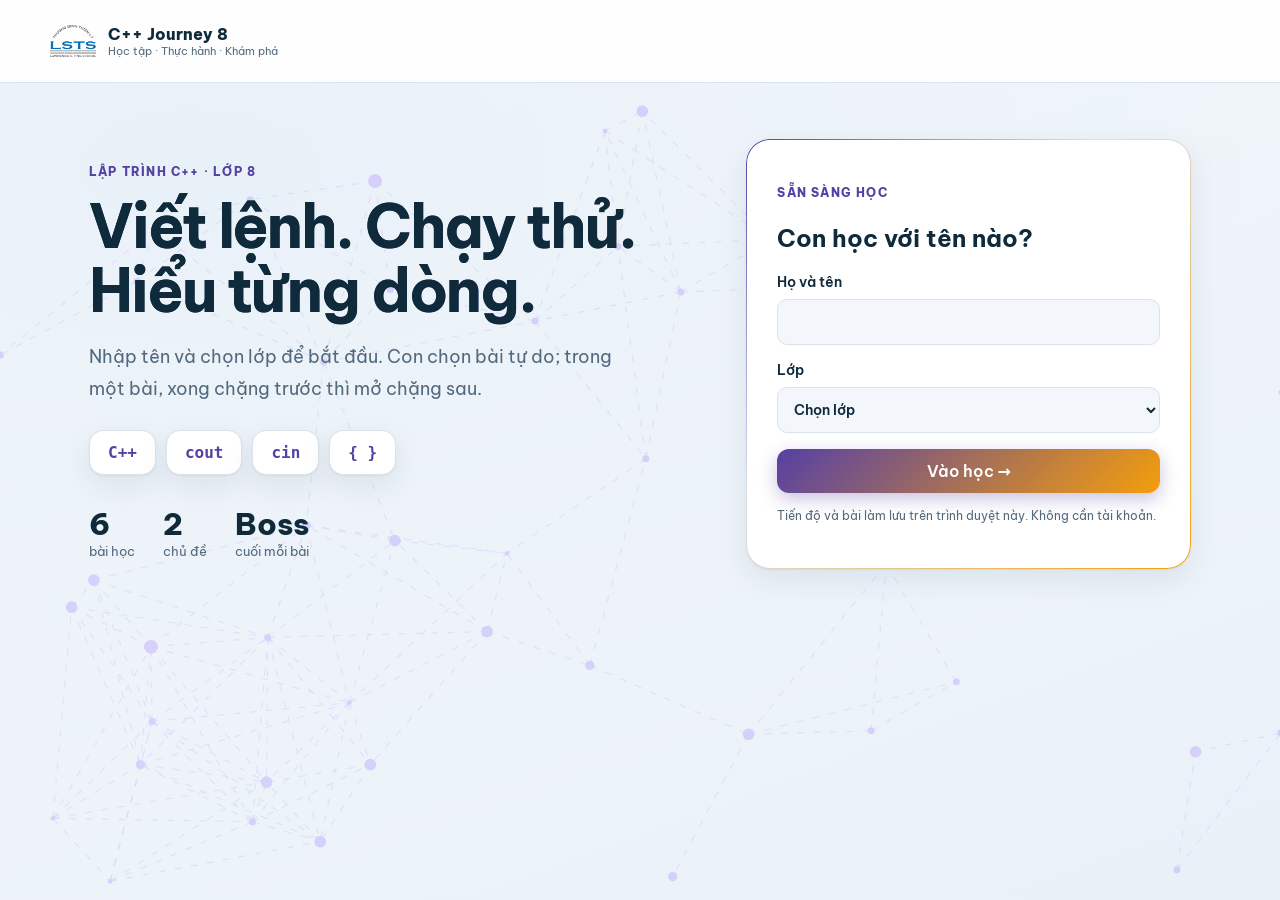
<file: index.html>
<!doctype html><html lang="vi"><head><meta charset="utf-8"><meta name="viewport" content="width=device-width,initial-scale=1"><meta name="theme-color" content="#5640a5"><title>C++ Journey 8</title><link rel="stylesheet" href="./shared/shell.css?v=061ca3f1c88c"><link rel="stylesheet" href="./shared/lab.css?v=061ca3f1c88c"><script src="./shared/lab-shell.js?v=061ca3f1c88c"></script></head><body><div id="app"></div><script src="./course.js?v=061ca3f1c88c"></script><script>window.STANDALONE={...COURSE_CONFIG,base:"./"};</script><script src="./shared/store.js?v=061ca3f1c88c"></script><script src="./shared/shell.js?v=061ca3f1c88c"></script></body></html>
</file>
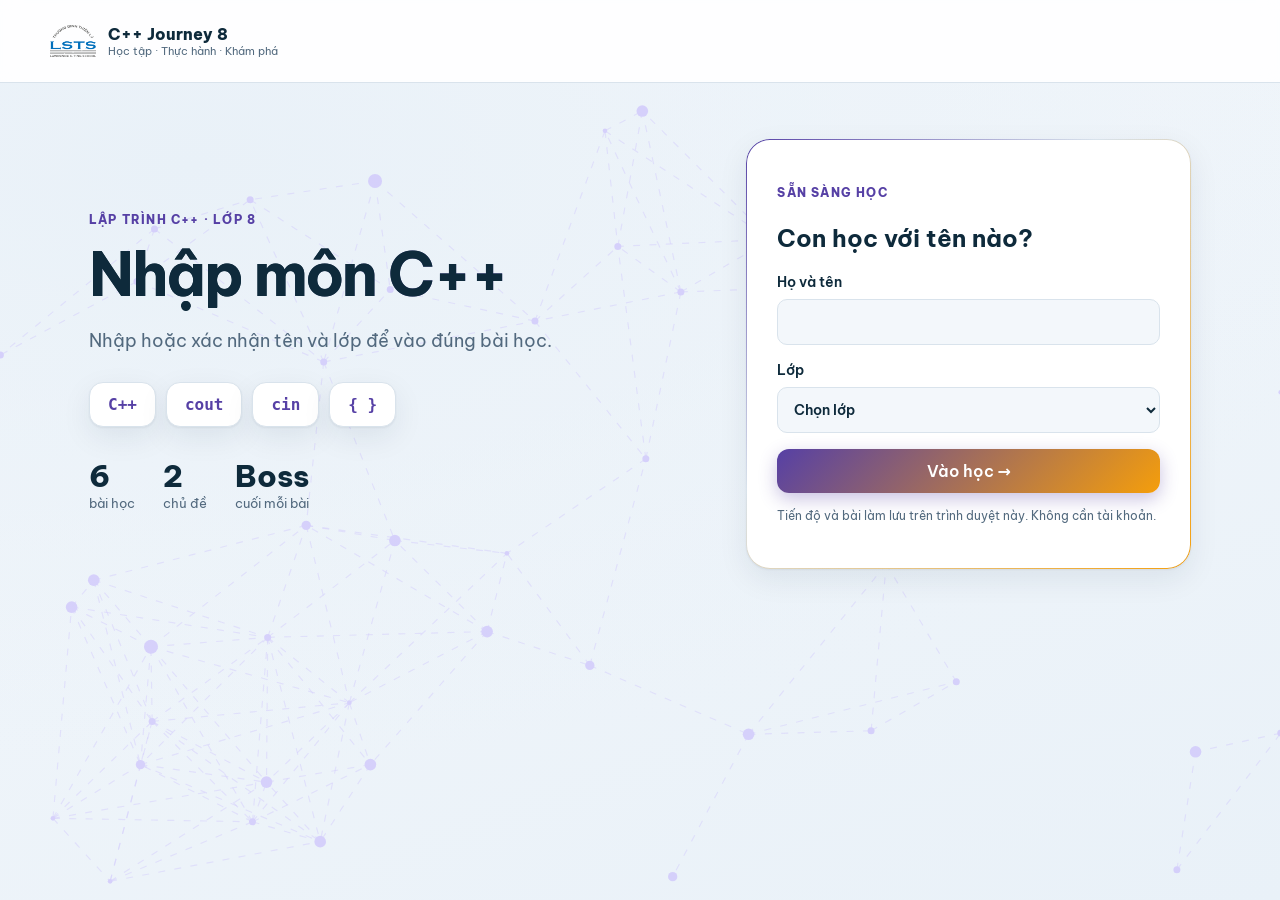
<file: bai01/index.html>
<!doctype html><html lang="vi"><head><meta charset="utf-8"><meta name="viewport" content="width=device-width,initial-scale=1"><meta name="theme-color" content="#5640a5"><title>C++ Journey 8</title><link rel="stylesheet" href="../shared/shell.css?v=061ca3f1c88c"><link rel="stylesheet" href="../shared/lab.css?v=061ca3f1c88c"><script src="../shared/lab-shell.js?v=061ca3f1c88c"></script></head><body><div id="app"></div><script src="../course.js?v=061ca3f1c88c"></script><script>window.STANDALONE={...COURSE_CONFIG,base:"../",entry:"bai01"};</script><script src="../shared/store.js?v=061ca3f1c88c"></script><script src="../shared/shell.js?v=061ca3f1c88c"></script></body></html>
</file>
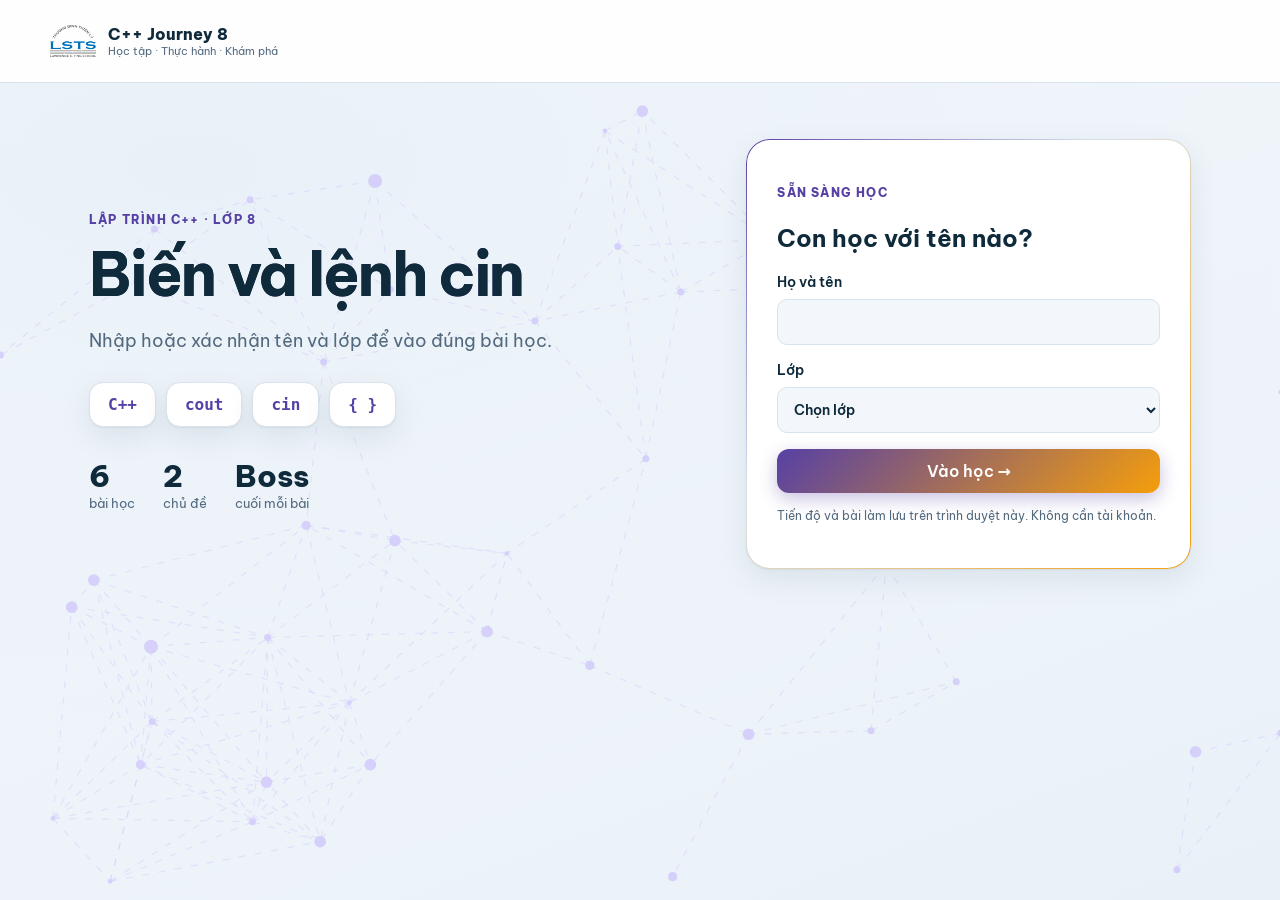
<file: bai02/index.html>
<!doctype html><html lang="vi"><head><meta charset="utf-8"><meta name="viewport" content="width=device-width,initial-scale=1"><meta name="theme-color" content="#5640a5"><title>C++ Journey 8</title><link rel="stylesheet" href="../shared/shell.css?v=061ca3f1c88c"><link rel="stylesheet" href="../shared/lab.css?v=061ca3f1c88c"><script src="../shared/lab-shell.js?v=061ca3f1c88c"></script></head><body><div id="app"></div><script src="../course.js?v=061ca3f1c88c"></script><script>window.STANDALONE={...COURSE_CONFIG,base:"../",entry:"bai02"};</script><script src="../shared/store.js?v=061ca3f1c88c"></script><script src="../shared/shell.js?v=061ca3f1c88c"></script></body></html>
</file>
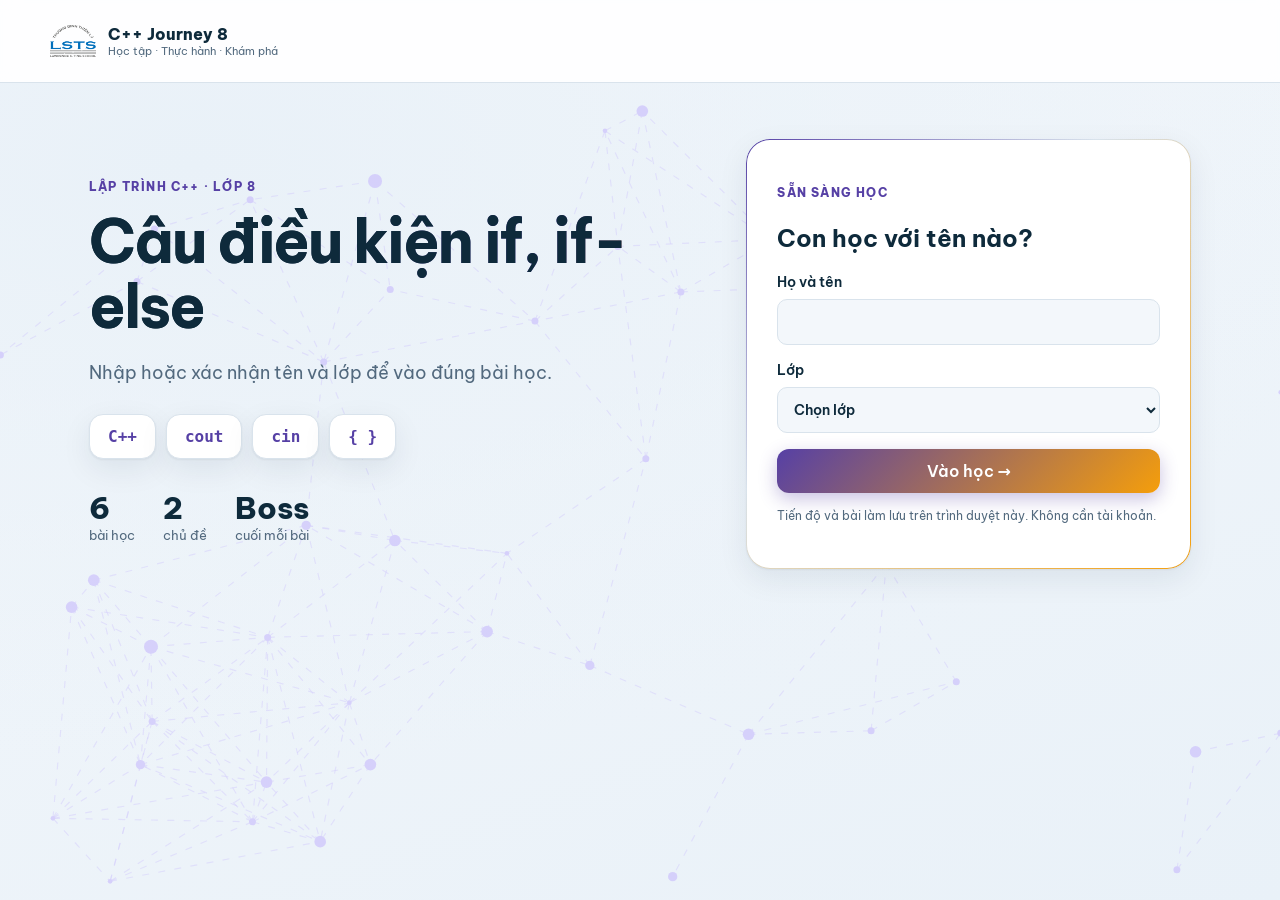
<file: bai03/index.html>
<!doctype html><html lang="vi"><head><meta charset="utf-8"><meta name="viewport" content="width=device-width,initial-scale=1"><meta name="theme-color" content="#5640a5"><title>C++ Journey 8</title><link rel="stylesheet" href="../shared/shell.css?v=061ca3f1c88c"><link rel="stylesheet" href="../shared/lab.css?v=061ca3f1c88c"><script src="../shared/lab-shell.js?v=061ca3f1c88c"></script></head><body><div id="app"></div><script src="../course.js?v=061ca3f1c88c"></script><script>window.STANDALONE={...COURSE_CONFIG,base:"../",entry:"bai03"};</script><script src="../shared/store.js?v=061ca3f1c88c"></script><script src="../shared/shell.js?v=061ca3f1c88c"></script></body></html>
</file>
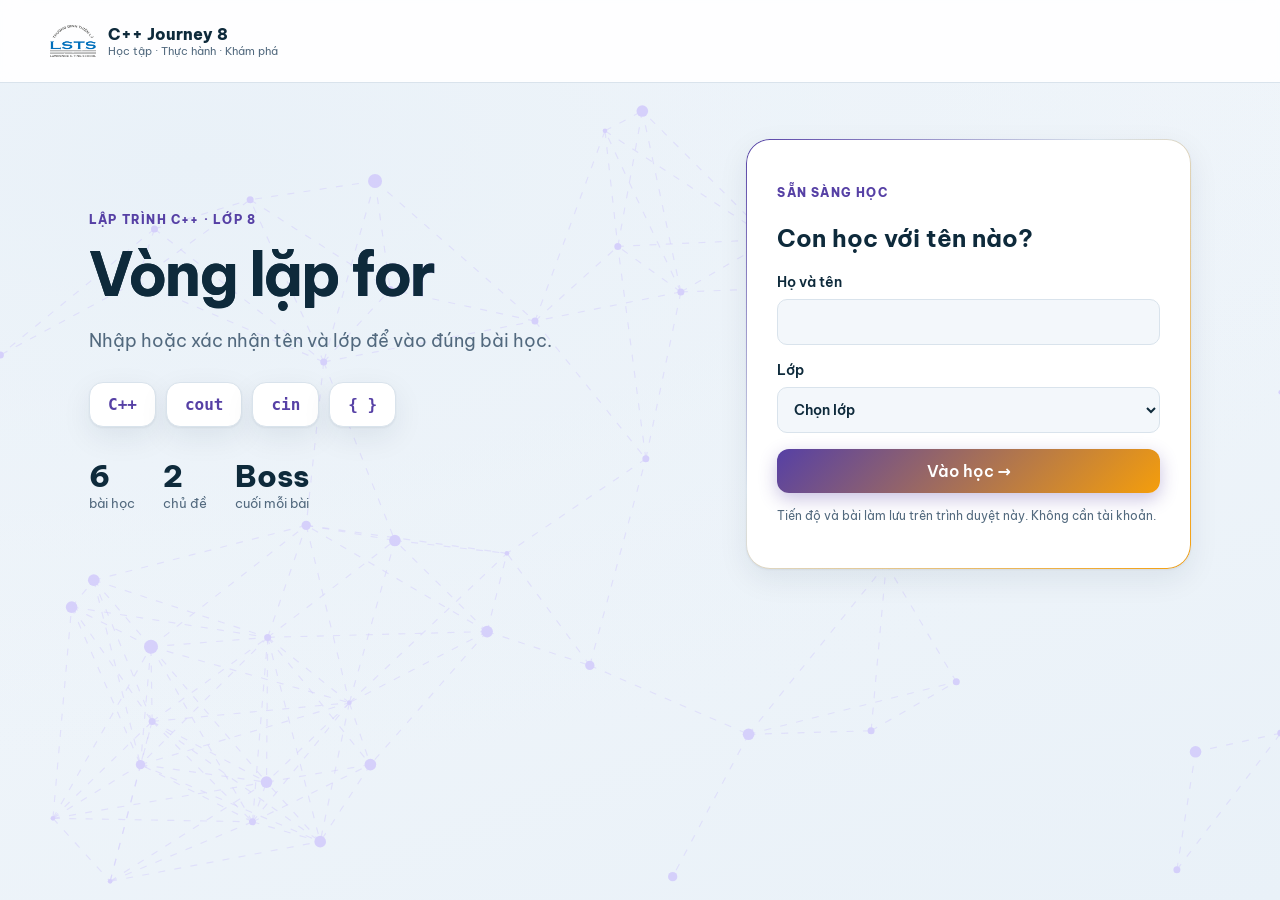
<file: bai04/index.html>
<!doctype html><html lang="vi"><head><meta charset="utf-8"><meta name="viewport" content="width=device-width,initial-scale=1"><meta name="theme-color" content="#5640a5"><title>C++ Journey 8</title><link rel="stylesheet" href="../shared/shell.css?v=061ca3f1c88c"><link rel="stylesheet" href="../shared/lab.css?v=061ca3f1c88c"><script src="../shared/lab-shell.js?v=061ca3f1c88c"></script></head><body><div id="app"></div><script src="../course.js?v=061ca3f1c88c"></script><script>window.STANDALONE={...COURSE_CONFIG,base:"../",entry:"bai04"};</script><script src="../shared/store.js?v=061ca3f1c88c"></script><script src="../shared/shell.js?v=061ca3f1c88c"></script></body></html>
</file>
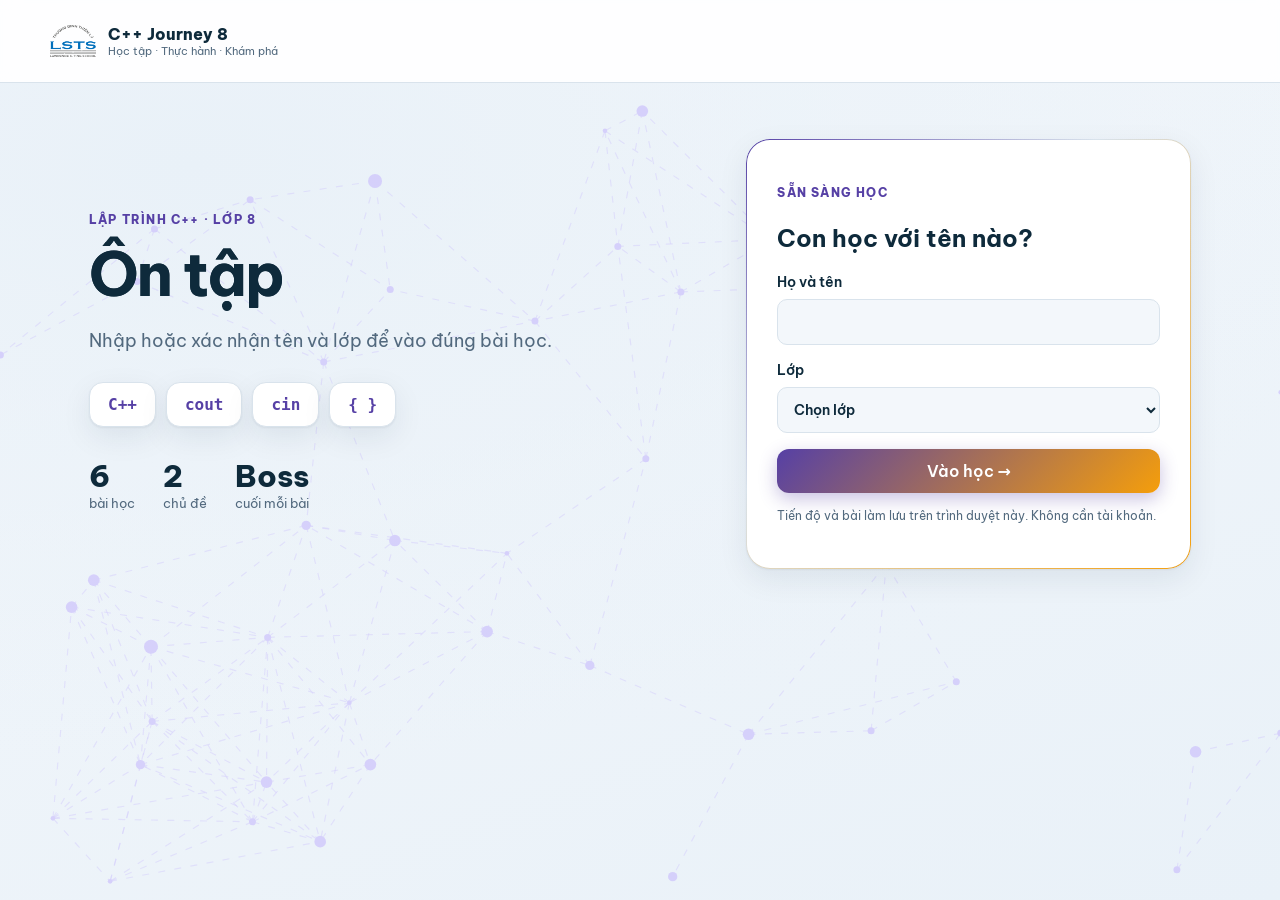
<file: bai05/index.html>
<!doctype html><html lang="vi"><head><meta charset="utf-8"><meta name="viewport" content="width=device-width,initial-scale=1"><meta name="theme-color" content="#5640a5"><title>C++ Journey 8</title><link rel="stylesheet" href="../shared/shell.css?v=061ca3f1c88c"><link rel="stylesheet" href="../shared/lab.css?v=061ca3f1c88c"><script src="../shared/lab-shell.js?v=061ca3f1c88c"></script></head><body><div id="app"></div><script src="../course.js?v=061ca3f1c88c"></script><script>window.STANDALONE={...COURSE_CONFIG,base:"../",entry:"bai05"};</script><script src="../shared/store.js?v=061ca3f1c88c"></script><script src="../shared/shell.js?v=061ca3f1c88c"></script></body></html>
</file>
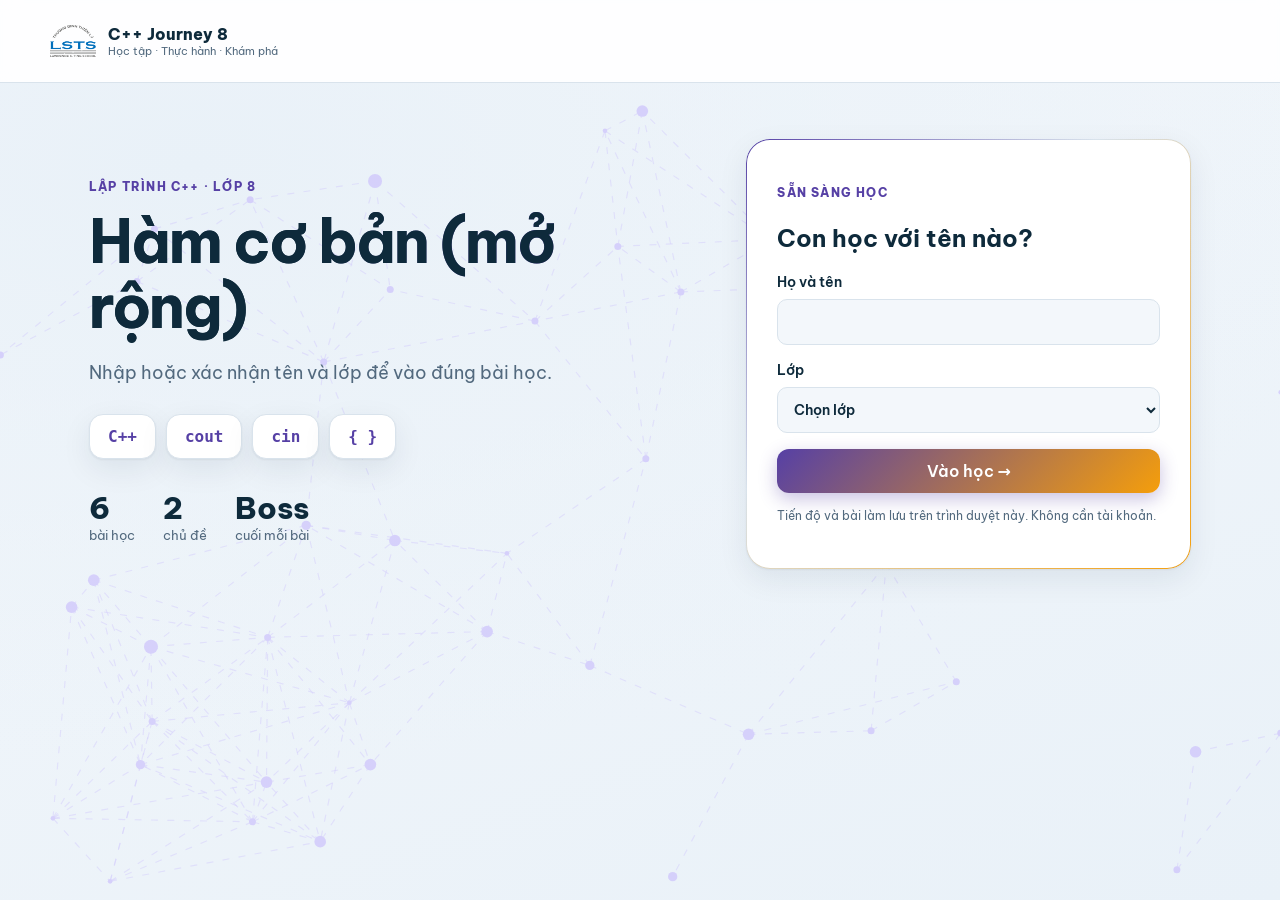
<file: bai06/index.html>
<!doctype html><html lang="vi"><head><meta charset="utf-8"><meta name="viewport" content="width=device-width,initial-scale=1"><meta name="theme-color" content="#5640a5"><title>C++ Journey 8</title><link rel="stylesheet" href="../shared/shell.css?v=061ca3f1c88c"><link rel="stylesheet" href="../shared/lab.css?v=061ca3f1c88c"><script src="../shared/lab-shell.js?v=061ca3f1c88c"></script></head><body><div id="app"></div><script src="../course.js?v=061ca3f1c88c"></script><script>window.STANDALONE={...COURSE_CONFIG,base:"../",entry:"bai06"};</script><script src="../shared/store.js?v=061ca3f1c88c"></script><script src="../shared/shell.js?v=061ca3f1c88c"></script></body></html>
</file>
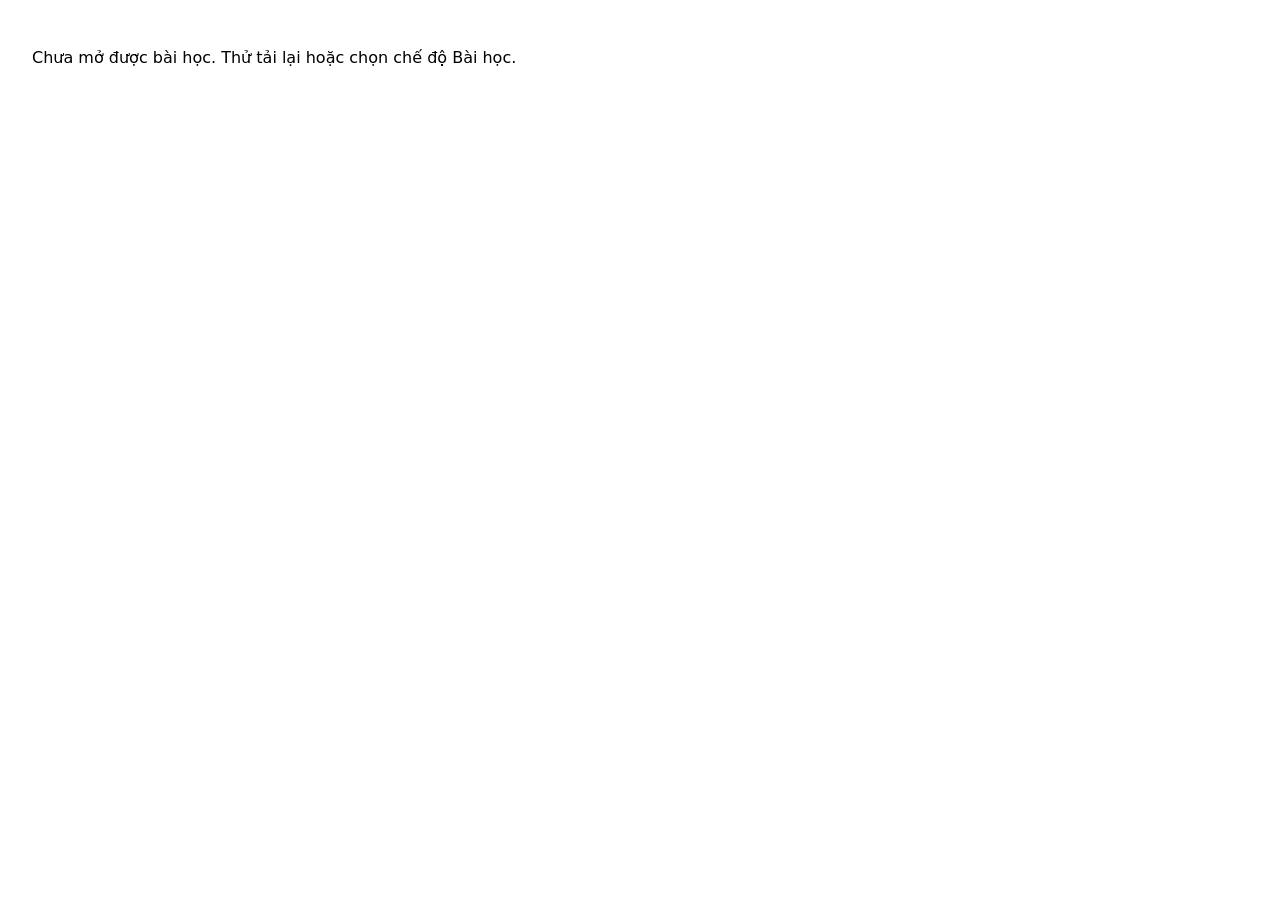
<file: runtime/lesson.html>
<!doctype html><html lang="vi"><head><meta charset="utf-8"><meta name="viewport" content="width=device-width,initial-scale=1"><title>Bài học</title></head><body><p>Đang mở bài…</p><script src="config.js?v=061ca3f1c88c"></script><script src="store.js?v=061ca3f1c88c"></script><script src="local-runtime.js?v=20261018-tasks-1"></script><script src="boot.js?v=20261018-tasks-1"></script></body></html>
</file>
<file: shared/shell.css>
@import url('https://fonts.googleapis.com/css2?family=Be+Vietnam+Pro:wght@400;500;600;700;800&display=swap');
:root{font-family:'Be Vietnam Pro',system-ui,sans-serif;color:#17324b;background:#f3f6fa;--accent:#087d78;--wash:#e8f5f2}*{box-sizing:border-box}body{margin:0}button,input,select{font:inherit}button,a{touch-action:manipulation}button{cursor:pointer}button:disabled{opacity:.6;cursor:wait}button:focus-visible,a:focus-visible,input:focus-visible,select:focus-visible{outline:3px solid #d97706;outline-offset:3px}a{color:var(--accent);text-decoration:none}button,.button{display:inline-flex;align-items:center;justify-content:center;gap:8px;border:1px solid #c9d7e3;background:white;color:#17324b;border-radius:10px;min-height:44px;padding:10px 15px;font-weight:600}.primary{background:var(--accent);color:#fff;border-color:var(--accent)}.brand{display:flex;align-items:center;gap:12px;font-weight:800}.brand img{width:46px;height:46px;object-fit:contain}.brand small{display:block;font-size:11px;font-weight:400;color:#52697e}.header{display:flex;justify-content:space-between;align-items:center;gap:16px;padding:18px max(22px,calc((100vw - 1180px)/2));background:#fff;border-bottom:1px solid #dae3eb}.actions{display:flex;align-items:center;gap:8px;flex-wrap:wrap}.container{max-width:1180px;padding:30px 22px 70px;margin:auto}h1{font-size:clamp(28px,4vw,44px);line-height:1.25;letter-spacing:-.04em}p{line-height:1.75;color:#52697e}.eyebrow{font-size:12px;letter-spacing:.1em;text-transform:uppercase;color:var(--accent);font-weight:800}.welcome{display:grid;grid-template-columns:1fr 1fr;gap:50px;align-items:center;max-width:1050px;min-height:70vh;margin:auto}.welcome h1{max-width:530px}.intro-symbols{display:flex;gap:12px;margin-top:30px}.intro-symbols span{display:grid;place-items:center;padding:18px;border-radius:14px;background:var(--wash);color:var(--accent);font-weight:800}.panel{background:white;border:1px solid #d8e2eb;border-radius:20px;padding:28px}.field{display:block;margin:16px 0;font-size:14px;font-weight:600}.field input,.field select{display:block;width:100%;min-height:46px;margin-top:8px;border:1px solid #99adc0;background:white;padding:10px 12px;border-radius:9px;color:#17324b}.hint{font-size:12px}.notice{border:1px solid #b9dacf;background:var(--wash);border-radius:14px;padding:16px 20px;margin:20px 0;font-size:14px;line-height:1.6}.error{background:#fff0ed;color:#9f3028;padding:12px;border-radius:10px}.grid{display:grid;grid-template-columns:repeat(auto-fill,minmax(300px,1fr));gap:18px}.card{display:flex;flex-direction:column;gap:10px;padding:23px;background:white;border:1px solid #d8e2eb;border-radius:18px;color:#17324b}.card:hover{border-color:var(--accent);box-shadow:0 8px 25px #17324b0d}.card h2{font-size:19px;margin:4px 0;line-height:1.45}.card p{font-size:13px;margin:0}.card-bottom{border-top:1px solid #d8e2eb;padding-top:14px;display:flex;justify-content:space-between;font-size:13px}.stats{display:flex;gap:20px;flex-wrap:wrap;margin:20px 0}.stats div{padding:16px 25px;background:white;border:1px solid #d8e2eb;border-radius:14px}.stats b{font-size:26px}.stats small{display:block;color:#52697e}.bar{height:50px;display:flex;align-items:center;justify-content:space-between;gap:8px;background:white;border-bottom:1px solid #d8e2eb;padding:3px 10px}.bar button{padding:5px 9px;font-size:12px}.bar .title{font-size:12px;max-width:44%;white-space:nowrap;overflow:hidden;text-overflow:ellipsis}.bar .status{font-size:11px;color:#52697e}.frame{width:100%;height:calc(100dvh - 50px);display:block;border:0}.tools{position:fixed;top:54px;right:10px;width:min(350px,calc(100vw - 20px));z-index:100;background:white;padding:18px;border:1px solid #c9d7e3;border-radius:14px;box-shadow:0 15px 40px #17324b25}.tools button{width:100%;margin:4px 0;justify-content:flex-start}.tools p{font-size:12px}.footer{padding:25px;text-align:center;font-size:12px;color:#52697e}dialog{border:1px solid #c9d7e3;border-radius:18px;max-width:560px;width:calc(100vw - 30px);padding:25px;max-height:90dvh}dialog::backdrop{background:#112d4266}.hidden{display:none!important}.lesson-page{overflow:hidden}@media(max-width:650px){.welcome{grid-template-columns:1fr;gap:18px;min-height:0}.welcome h1{font-size:29px}.intro-symbols{display:none}.container{padding:24px 16px}.panel{padding:22px}.header{padding:13px 16px}.header .brand{font-size:14px}.grid{grid-template-columns:1fr}.bar .title{display:none}.bar .status{max-width:110px;overflow:hidden;white-space:nowrap;text-overflow:ellipsis}.bar .actions{gap:5px}.stats{gap:8px}.stats div{flex:1;padding:12px}.footer{font-size:11px}}@media(prefers-reduced-motion:reduce){*{scroll-behavior:auto!important;animation:none!important;transition:none!important}}

.bar .actions{flex-wrap:nowrap;flex-shrink:0}.bar button{white-space:nowrap}.bar #back{flex-shrink:0}@media(max-width:650px){.bar .status{display:none}.bar{justify-content:space-between}.bar .actions{gap:6px}}

.resume{display:flex;align-items:center;justify-content:space-between;gap:16px;background:var(--wash);border:1px solid #bdd4d6;border-radius:18px;padding:20px}.resume h2{margin:8px 0;font-size:22px}.resume p{margin:0;font-size:13px}.course-filters{display:grid;grid-template-columns:2fr 1.5fr 1fr 1fr;gap:12px;margin-top:25px}.course-filters label{font-size:12px;font-weight:700}.course-filters input,.course-filters select{display:block;width:100%;font:inherit;min-height:44px;margin-top:7px;padding:10px;border:1px solid #b0c4d2;border-radius:9px;background:white}.card[hidden]{display:none!important}@media(max-width:700px){.course-filters{grid-template-columns:1fr 1fr}.resume{align-items:flex-start;flex-direction:column}.resume .button{width:100%}}

.world-page .bar{display:none}.world-page .frame{height:100dvh}.hope-choice{margin:12px 0}.hope-toggle{font:inherit;padding:10px 12px;border:1px solid #d1aa4d;border-radius:10px;background:#fff6d9;color:#765117;min-height:44px}
</file>
<file: shared/lab.css>
/* Giao diện "lab" (11/10/2026) — trang vào, trang khoá, thanh bài học. Bật bằng html[data-ui=lab].
 * Màu theo khoá: html[data-course=ml-level1] (Data Lab, sáng) · html[data-course=dl-11] (Deep Lab, tối). */
html[data-ui=lab]{
  --lab-bg:#F3F7FB;--lab-bg2:#E9F1F8;--lab-ink:#0E2A3B;--lab-muted:#52697E;--lab-card:#FFFFFF;--lab-line:#D9E3EC;
  --lab-a1:#0D9488;--lab-a2:#2563EB;--lab-a3:#F59E0B;--lab-hero1:#0B3B4A;--lab-hero2:#0E7C74;--lab-glow:rgba(13,148,136,.35);
  --lab-net:#7DD3C7;--lab-chip:#E3F4F1;--lab-chip-ink:#0B6B64;--lab-shadow:0 1px 2px rgba(14,42,59,.06),0 10px 30px rgba(14,42,59,.08);
  --accent:var(--lab-a1);--wash:var(--lab-chip);
}
/* Python, SQL, C++ (12/10/2026): sáng như Data Lab, giữ màu nhận diện cũ của từng khoá. */
html[data-ui=lab][data-course=python-10]{
  --lab-a1:#1166A5;--lab-a2:#F59E0B;--lab-a3:#0D9488;--lab-hero1:#0B2E4F;--lab-hero2:#1166A5;--lab-glow:rgba(17,102,165,.32);
  --lab-net:#93C5FD;--lab-chip:#EAF5FF;--lab-chip-ink:#0B4F82;
}
html[data-ui=lab][data-course=sql-11]{
  --lab-a1:#087D78;--lab-a2:#2563EB;--lab-a3:#F59E0B;--lab-hero1:#0A3B39;--lab-hero2:#087D78;--lab-glow:rgba(8,125,120,.32);
  --lab-net:#86D9C9;--lab-chip:#E7F6F0;--lab-chip-ink:#06605C;
}
html[data-ui=lab][data-course=cpp-8-v2]{
  --lab-a1:#5640A5;--lab-a2:#F59E0B;--lab-a3:#EC4899;--lab-hero1:#241A4F;--lab-hero2:#5640A5;--lab-glow:rgba(86,64,165,.32);
  --lab-net:#C4B5FD;--lab-chip:#F1EDFF;--lab-chip-ink:#43308A;
}
html[data-ui=lab][data-course=dl-11]{
  --lab-bg:#0A0F1F;--lab-bg2:#0F1630;--lab-ink:#E8EBF8;--lab-muted:#A2ABCF;--lab-card:#121A35;--lab-line:#28335E;
  --lab-a1:#8B5CF6;--lab-a2:#22D3EE;--lab-a3:#F472B6;--lab-hero1:#1E1B4B;--lab-hero2:#4C1D95;--lab-glow:rgba(139,92,246,.45);
  --lab-net:#A78BFA;--lab-chip:#1E2450;--lab-chip-ink:#C4B5FD;--lab-shadow:0 1px 2px rgba(0,0,0,.4),0 14px 40px rgba(0,0,0,.45);
  color-scheme:dark;
}
html[data-ui=lab],html[data-ui=lab] body{background:var(--lab-bg);color:var(--lab-ink)}
html[data-ui=lab] p{color:var(--lab-muted)}
html[data-ui=lab] h1,html[data-ui=lab] h2{color:var(--lab-ink)}
html[data-ui=lab] .eyebrow{color:var(--lab-a1)}
html[data-ui=lab][data-course=dl-11] .eyebrow{color:var(--lab-a2)}
html[data-ui=lab] button,html[data-ui=lab] .button{background:var(--lab-card);color:var(--lab-ink);border-color:var(--lab-line);border-radius:12px;transition:transform .15s,box-shadow .15s,border-color .15s}
html[data-ui=lab] button:hover,html[data-ui=lab] .button:hover{border-color:var(--lab-a1);box-shadow:0 0 0 3px var(--lab-glow)}
html[data-ui=lab] .primary{background:linear-gradient(135deg,var(--lab-a1),var(--lab-a2));color:#fff;border:0;box-shadow:0 6px 18px var(--lab-glow)}
html[data-ui=lab] .primary:hover{transform:translateY(-1px)}
html[data-ui=lab] .field input,html[data-ui=lab] .field select,html[data-ui=lab] .course-filters input,html[data-ui=lab] .course-filters select{background:var(--lab-bg);color:var(--lab-ink);border-color:var(--lab-line);border-radius:10px}
html[data-ui=lab] .field input:focus,html[data-ui=lab] .field select:focus{border-color:var(--lab-a1);box-shadow:0 0 0 3px var(--lab-glow);outline:0}

/* ---------------- đầu trang */
html[data-ui=lab] .header.lab-header{background:color-mix(in srgb,var(--lab-card) 86%,transparent);backdrop-filter:blur(10px);border-bottom:1px solid var(--lab-line);position:sticky;top:0;z-index:20}
html[data-ui=lab] .brand{color:var(--lab-ink)}
html[data-ui=lab] .brand small{color:var(--lab-muted)}
html[data-ui=lab][data-course=dl-11] .brand img{filter:brightness(0) invert(1)}
html[data-ui=lab] .lab-chip{background:var(--lab-chip);color:var(--lab-chip-ink);border-color:transparent;border-radius:999px}

/* ---------------- nền mạng động */
.lab-net{position:absolute;inset:0;width:100%;height:100%;pointer-events:none;opacity:.55}
.lab-net line{stroke:var(--lab-net);stroke-width:1;stroke-dasharray:6 8;animation:lab-flow 6s linear infinite;opacity:.55}
.lab-net circle{fill:var(--lab-net);animation:lab-pulse 3.2s ease-in-out infinite}
@keyframes lab-flow{to{stroke-dashoffset:-140}}
@keyframes lab-pulse{0%,100%{opacity:.35}50%{opacity:1}}

/* ---------------- trang vào */
.lab-gate{position:relative;min-height:calc(100dvh - 83px);overflow:hidden;background:radial-gradient(1200px 600px at 15% 10%,var(--lab-bg2),transparent),linear-gradient(160deg,var(--lab-bg),var(--lab-bg2))}
.lab-gate-inner{position:relative;max-width:1150px;margin:auto;padding:56px 24px 64px;display:grid;grid-template-columns:1.15fr .85fr;gap:56px;align-items:center}
.lab-gate-text h1{font-size:clamp(34px,5vw,60px);line-height:1.08;letter-spacing:-.035em;margin:10px 0 18px;max-width:640px;
  background:linear-gradient(120deg,var(--lab-ink) 30%,var(--lab-a1) 70%,var(--lab-a2));-webkit-background-clip:text;background-clip:text;color:transparent}
.lab-lead{font-size:18px;max-width:560px}
html[data-ui=lab] .intro-symbols{display:flex;gap:10px;flex-wrap:wrap;margin-top:26px}
html[data-ui=lab] .intro-symbols span{padding:12px 18px;border-radius:14px;background:var(--lab-card);color:var(--lab-a1);border:1px solid var(--lab-line);box-shadow:var(--lab-shadow);font-weight:800;font-family:"JetBrains Mono",Consolas,monospace}
html[data-ui=lab][data-course=dl-11] .intro-symbols span{color:var(--lab-a2);box-shadow:0 0 18px var(--lab-glow)}
.lab-facts{display:flex;gap:28px;margin:30px 0 0;padding:0}
.lab-facts div{margin:0}.lab-facts dt{font-size:30px;font-weight:800;color:var(--lab-ink)}.lab-facts dd{margin:0;font-size:13px;color:var(--lab-muted)}
html[data-ui=lab] .panel.lab-panel{background:var(--lab-card);border:1px solid var(--lab-line);border-radius:24px;box-shadow:var(--lab-shadow);padding:30px;position:relative}
html[data-ui=lab] .panel.lab-panel::before{content:"";position:absolute;inset:-1px;border-radius:24px;padding:1px;background:linear-gradient(135deg,var(--lab-a1),transparent 40%,var(--lab-a2));-webkit-mask:linear-gradient(#000 0 0) content-box,linear-gradient(#000 0 0);-webkit-mask-composite:xor;mask-composite:exclude;pointer-events:none}

/* ---------------- trang khoá */
.lab-home{max-width:1200px}
.lab-hero{position:relative;overflow:hidden;display:grid;grid-template-columns:1fr auto;gap:30px;align-items:center;padding:36px 38px;border-radius:28px;
  background:linear-gradient(135deg,var(--lab-hero1),var(--lab-hero2));color:#fff;box-shadow:var(--lab-shadow)}
.lab-hero .lab-net{opacity:.35}
.lab-hero-text{position:relative}
.lab-hero h1{color:#fff!important;margin:6px 0 10px;font-size:clamp(28px,4vw,46px)}
.lab-hero p{color:rgba(255,255,255,.82)!important;max-width:620px}
.lab-hero .eyebrow{color:rgba(255,255,255,.75)!important}
.lab-hero .actions button{background:rgba(255,255,255,.12);color:#fff;border-color:rgba(255,255,255,.3)}
.lab-hero-stats{position:relative;display:flex;align-items:center;gap:22px}
.lab-hero .stats{flex-direction:column;gap:10px;margin:0}
.lab-hero .stats div{background:rgba(255,255,255,.1);border:1px solid rgba(255,255,255,.22);color:#fff;padding:10px 16px;border-radius:14px}
.lab-hero .stats small{color:rgba(255,255,255,.75)}
.lab-ring{position:relative;width:136px;height:136px}
.lab-ring svg{width:100%;height:100%;transform:rotate(-90deg)}
.lab-ring circle{fill:none;stroke-width:12}
.lab-ring-bg{stroke:rgba(255,255,255,.18)}
.lab-ring-fg{stroke:url(#none);stroke:#fff;stroke-linecap:round;transition:stroke-dasharray .8s}
.lab-ring-text{position:absolute;inset:0;display:grid;place-content:center;text-align:center;color:#fff}
.lab-ring-text b{font-size:30px;line-height:1}.lab-ring-text small{font-size:15px;opacity:.75}.lab-ring-text span{font-size:12px;opacity:.8}
html[data-ui=lab] .resume.lab-resume{margin-top:22px;background:var(--lab-card);border:1px solid var(--lab-line);border-radius:20px;padding:16px;box-shadow:var(--lab-shadow);display:flex;align-items:center;gap:18px}
.lab-resume-img{width:150px;height:92px;flex-shrink:0;border-radius:14px;background:var(--lab-bg2) center/cover no-repeat;border:1px solid var(--lab-line)}
.lab-resume-text{flex:1}.lab-resume-text h2{margin:4px 0;font-size:21px}
html[data-ui=lab] .notice.lab-notice{background:transparent;border:0;padding:6px 2px;margin:12px 0 0;color:var(--lab-muted);font-size:13px}
.lab-filters{margin:18px 0 6px;background:var(--lab-card);border:1px solid var(--lab-line);border-radius:16px;padding:10px 16px}
.lab-filters summary{cursor:pointer;font-weight:700;padding:6px 0;color:var(--lab-ink)}
.lab-filters .course-filters{margin:10px 0 6px}
html[data-ui=lab] .course-filters label{color:var(--lab-muted)}

.lab-journey{position:relative;margin-top:10px;padding-left:28px}
.lab-journey::before{content:"";position:absolute;left:13px;top:20px;bottom:20px;width:3px;border-radius:3px;background:linear-gradient(var(--lab-a1),var(--lab-a2),var(--lab-a3))}
.lab-module{position:relative;margin:26px 0 8px}
.lab-module-head{display:flex;align-items:center;gap:14px;margin:0 0 14px}
.lab-module-head h2{margin:0;font-size:22px}
.lab-module-head .eyebrow{margin:0}
.lab-module-no{position:absolute;left:-28px;width:30px;height:30px;border-radius:50%;display:grid;place-items:center;font-weight:800;font-size:14px;color:#fff;
  background:linear-gradient(135deg,var(--lab-a1),var(--lab-a2));box-shadow:0 0 0 5px var(--lab-bg),0 0 16px var(--lab-glow)}
.lab-module-progress{margin-left:auto;display:flex;align-items:center;gap:10px;font-size:13px;color:var(--lab-muted);min-width:170px}
.lab-module-progress i{flex:1;height:8px;border-radius:8px;background:var(--lab-line);position:relative;overflow:hidden}
.lab-module-progress i::after{content:"";position:absolute;inset:0;width:calc(var(--p)*100%);background:linear-gradient(90deg,var(--lab-a1),var(--lab-a2));border-radius:8px}
.grid.lab-grid{grid-template-columns:repeat(auto-fill,minmax(260px,1fr));gap:16px}
html[data-ui=lab] .card.lab-card{padding:0;overflow:hidden;gap:0;background:var(--lab-card);border:1px solid var(--lab-line);border-radius:20px;color:var(--lab-ink);transition:transform .18s,box-shadow .18s,border-color .18s}
html[data-ui=lab] .card.lab-card:hover{transform:translateY(-4px);border-color:var(--lab-a1);box-shadow:0 14px 34px var(--lab-glow)}
.lab-cover{position:relative;height:130px;background:var(--lab-bg2) center/cover no-repeat;border-bottom:1px solid var(--lab-line)}
.lab-cover::after{content:"";position:absolute;inset:0;background:linear-gradient(180deg,transparent 45%,rgba(0,0,0,.28))}
.lab-cover-empty{background:linear-gradient(135deg,var(--lab-hero1),var(--lab-hero2))}
.lab-cover-icon{position:absolute;inset:0;display:grid;place-items:center;font-size:44px;color:rgba(255,255,255,.75)}
.lab-num{position:absolute;left:12px;bottom:10px;z-index:1;min-width:38px;height:38px;padding:0 8px;border-radius:12px;display:grid;place-items:center;font-weight:800;font-size:17px;color:#fff;background:rgba(0,0,0,.45);backdrop-filter:blur(4px)}
.lab-kind{position:absolute;right:10px;top:10px;z-index:1;font-size:11px;font-weight:800;letter-spacing:.05em;text-transform:uppercase;padding:5px 9px;border-radius:999px;color:#fff;background:var(--lab-a2)}
.lab-kind-activity{background:var(--lab-a3);color:#1f1300}
.lab-card-body{padding:14px 16px 14px;display:flex;flex-direction:column;gap:6px;flex:1}
html[data-ui=lab] .lab-card h2{font-size:17px;margin:0;line-height:1.4}
html[data-ui=lab] .lab-card .card-bottom{margin-top:auto;border-top:1px solid var(--lab-line)}
.lab-state.is-done{color:#16A34A;font-weight:700}.lab-state.is-started{color:var(--lab-a3);font-weight:700}
html[data-ui=lab] .footer{color:var(--lab-muted)}

/* ---------------- thanh bài học (trong khung) */
html[data-ui=lab] .bar{background:linear-gradient(90deg,var(--lab-hero1),var(--lab-hero2));border:0;color:#fff}
html[data-ui=lab] .bar .title{color:#fff;font-weight:700;font-size:13px}
html[data-ui=lab] .bar .status{color:rgba(255,255,255,.75)}
html[data-ui=lab] .bar button{background:rgba(255,255,255,.12);color:#fff;border-color:rgba(255,255,255,.28)}
html[data-ui=lab] .tools{background:var(--lab-card);color:var(--lab-ink);border-color:var(--lab-line)}
html[data-ui=lab] dialog{background:var(--lab-card);color:var(--lab-ink);border-color:var(--lab-line)}

@media(max-width:820px){
  .lab-gate-inner{grid-template-columns:1fr;gap:26px;padding:28px 16px 40px}
  .lab-gate-text h1{font-size:34px}
  .lab-hero{grid-template-columns:1fr;padding:24px 20px}
  .lab-hero-stats{justify-content:flex-start}
  .lab-ring{width:110px;height:110px}
  .lab-journey{padding-left:22px}
  .lab-module-no{left:-22px;width:26px;height:26px;font-size:12px}
  .lab-journey::before{left:10px}
  .lab-module-head{flex-wrap:wrap}
  .lab-module-progress{margin-left:0;min-width:100%}
  .lab-resume-img{display:none}
  html[data-ui=lab] .resume.lab-resume{flex-direction:column;align-items:stretch}
}
@media(prefers-reduced-motion:reduce){.lab-net line,.lab-net circle{animation:none!important}}
/* trang bài: tiêu đề đã có trong đầu bài (iframe) nên ẩn ở thanh ngoài */
html[data-ui=lab] .lesson-page .bar .title{visibility:hidden}
</file>
